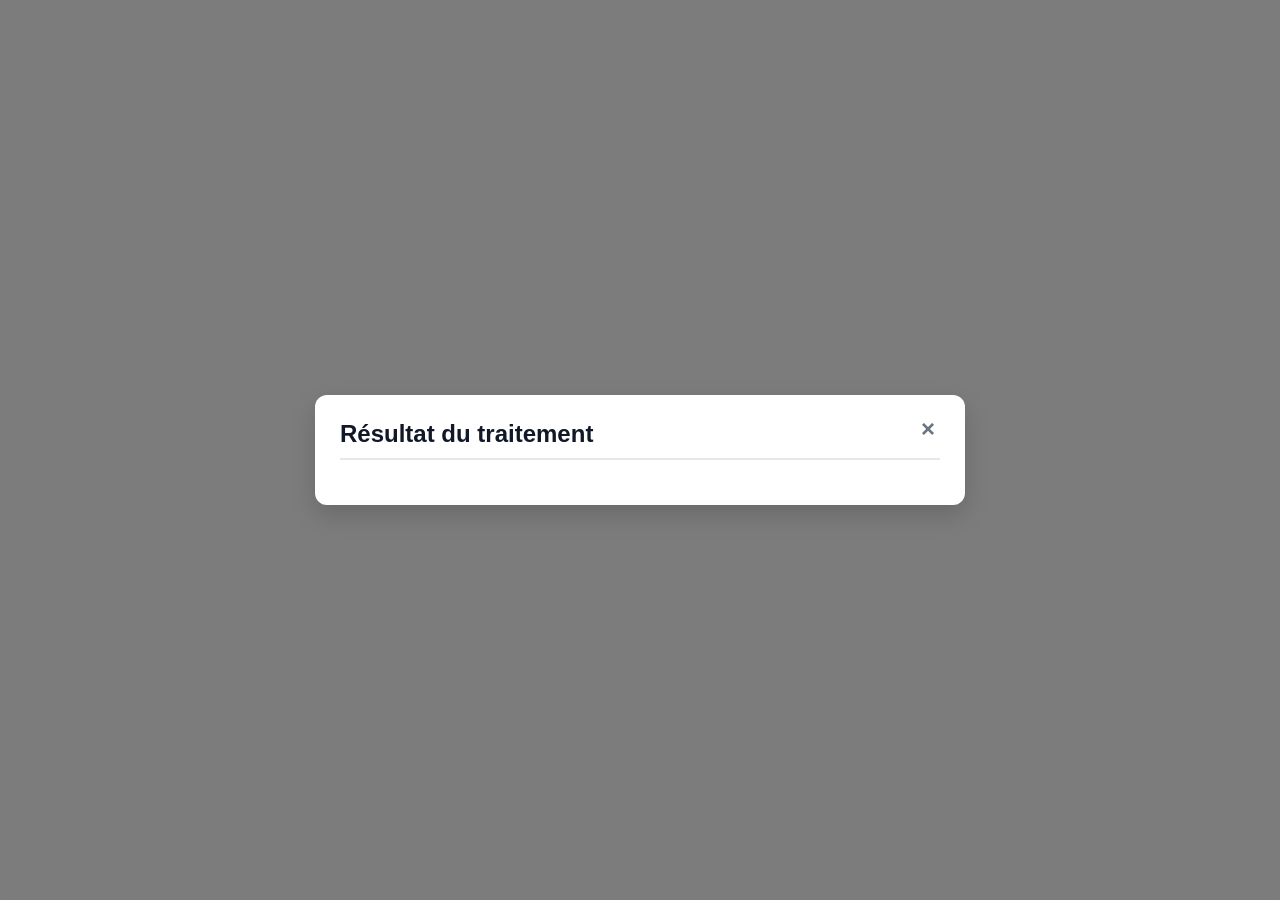
<file: front/popup.html>
<!DOCTYPE html>
<html lang="fr">

<head>
    <meta charset="UTF-8">
    <meta name="viewport" content="width=device-width, initial-scale=1.0">
    <title>Résultat du traitement d'image</title>
    <style>
        body {
            font-family: -apple-system, BlinkMacSystemFont, 'Segoe UI', Roboto, Oxygen, Ubuntu, Cantarell, sans-serif;
            margin: 0;
            padding: 0;
            background-color: #f8f9fa;
        }

        .popup {
            position: fixed;
            top: 50%;
            left: 50%;
            transform: translate(-50%, -50%);
            background: white;
            padding: 25px;
            border-radius: 12px;
            box-shadow: 0 10px 25px rgba(0, 0, 0, 0.15);
            z-index: 1000;
            width: 90%;
            max-width: 600px;
            max-height: 90vh;
            overflow-y: auto;
        }

        .overlay {
            position: fixed;
            top: 0;
            left: 0;
            right: 0;
            bottom: 0;
            background: rgba(0, 0, 0, 0.5);
            z-index: 999;
            backdrop-filter: blur(3px);
        }

        .close-btn {
            position: absolute;
            top: 15px;
            right: 20px;
            font-size: 24px;
            font-weight: bold;
            color: #6b7280;
            cursor: pointer;
            background: none;
            border: none;
            padding: 5px 10px;
        }

        .close-btn:hover {
            color: #1f2937;
        }

        h2 {
            margin-top: 0;
            color: #111827;
            border-bottom: 2px solid #e5e7eb;
            padding-bottom: 10px;
            margin-bottom: 20px;
        }

        .result-image {
            max-width: 100%;
            max-height: 300px;
            display: block;
            margin: 15px auto;
            border-radius: 8px;
            box-shadow: 0 4px 6px rgba(0, 0, 0, 0.1);
        }

        .success-message {
            color: #065f46;
            background-color: #d1fae5;
            padding: 12px 15px;
            border-radius: 6px;
            margin-bottom: 20px;
            font-weight: 500;
        }

        .error-message {
            color: #991b1b;
            background-color: #fee2e2;
            padding: 12px 15px;
            border-radius: 6px;
            margin-bottom: 20px;
            font-weight: 500;
        }

        .processing-steps {
            margin: 20px 0;
            padding: 0;
        }

        .processing-steps h3 {
            margin-bottom: 10px;
            color: #374151;
            font-size: 16px;
        }

        .step-list {
            list-style-type: none;
            padding: 0;
            margin: 0;
        }

        .step-item {
            padding: 8px 0 8px 25px;
            position: relative;
            color: #4b5563;
            border-bottom: 1px solid #e5e7eb;
        }

        .step-item:before {
            content: "✓";
            position: absolute;
            left: 0;
            color: #10b981;
            font-weight: bold;
        }

        .step-item:last-child {
            border-bottom: none;
        }

        .btn {
            display: inline-block;
            background-color: #3b82f6;
            color: white;
            padding: 10px 20px;
            border-radius: 6px;
            text-decoration: none;
            font-weight: 500;
            margin-top: 15px;
            border: none;
            cursor: pointer;
            font-size: 14px;
            transition: background-color 0.2s;
        }

        .btn:hover {
            background-color: #2563eb;
        }

        .btn-close {
            background-color: #f3f4f6;
            color: #4b5563;
            margin-left: 10px;
        }

        .btn-close:hover {
            background-color: #e5e7eb;
        }

        .button-group {
            margin-top: 20px;
            display: flex;
            gap: 10px;
        }
    </style>
</head>

<body>
    <div class="popup">
        <button class="close-btn" onclick="closePopup()">&times;</button>
        <h2>Résultat du traitement</h2>
        <div id="popup-content">
            <!-- Le contenu sera inséré ici par JavaScript -->
        </div>
    </div>
    <div class="overlay" onclick="closePopup()"></div>

    <script>
        function closePopup() {
            window.close();
        }

        // Fonction pour afficher le popup avec les résultats
        function showResult(result) {
            const popup = document.querySelector('.popup');
            const overlay = document.querySelector('.overlay');
            const content = document.getElementById('popup-content');

            if (result.success) {
                let stepsHtml = '';
                if (result.processingSteps && result.processingSteps.length > 0) {
                    stepsHtml = `
                        <div class="processing-steps">
                            <h3>Étapes de traitement effectuées :</h3>
                            <ul class="step-list">
                                ${result.processingSteps.map((step, index) =>
                        `<li class="step-item">${step}</li>`
                    ).join('')}
                            </ul>
                        </div>`;
                }

                let imageHtml = '';
                if (result.imageUrl) {
                    // Ajouter un timestamp pour éviter le cache
                    const timestamp = new Date().getTime();
                    const imageUrl = result.imageUrl + (result.imageUrl.includes('?') ? '&' : '?') + 't=' + timestamp;

                    imageHtml = `
                        <div style="text-align: center; margin: 20px 0;">
                            <h3>Image traitée :</h3>
                            <img src="${imageUrl}" class="result-image" alt="Résultat du traitement" 
                                 onerror="this.onerror=null; this.style.display='none';">
                        </div>`;
                }

                content.innerHTML = `
                    <div class="success-message">
                        ${result.message || 'Le traitement de l\'image s\'est déroulé avec succès.'}
                    </div>
                    ${imageHtml}
                    ${stepsHtml}
                    <div class="button-group">
                        <button class="btn" onclick="window.opener.focus(); window.close();">
                            Retour à l'application
                        </button>
                        <button class="btn btn-close" onclick="closePopup()">
                            Fermer
                        </button>
                    </div>`;
            } else {
                content.innerHTML = `
                    <div class="error-message">
                        Erreur lors du traitement : ${result.error || 'Une erreur inconnue est survenue.'}
                    </div>
                    <div class="button-group">
                        <button class="btn" onclick="window.opener.focus(); window.close();">
                            Retour à l'application
                        </button>
                        <button class="btn btn-close" onclick="closePopup()">
                            Fermer
                        </button>
                    </div>`;
            }

            popup.style.display = 'block';
            overlay.style.display = 'block';
        }

        // Gérer les messages de la fenêtre parente
        window.addEventListener('message', function (event) {
            if (event.data && event.data.type === 'showResult') {
                showResult(event.data.result);
            }
        });

        // Fermer la popup avec la touche Échap
        document.addEventListener('keydown', function (event) {
            if (event.key === 'Escape') {
                closePopup();
            }
        });
    </script>
</body>

</html>
</file>
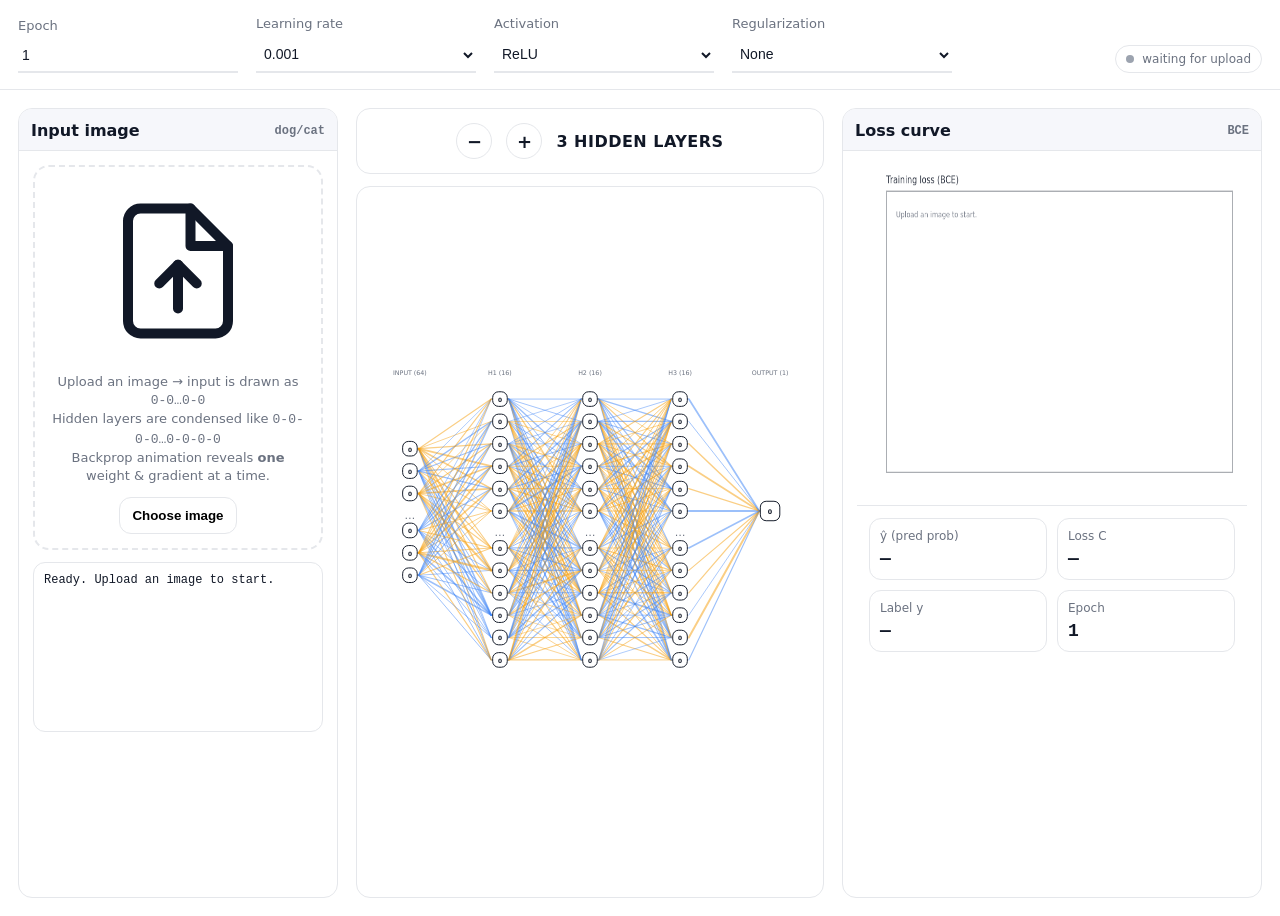
<file: front/test1.html>
<!doctype html>
<html lang="en">

<head>
  <meta charset="utf-8" />
  <meta name="viewport" content="width=device-width,initial-scale=1" />
  <title>Dog/Cat NN Simulator — backprop animation</title>
  <link rel="stylesheet" href="test1.css" />
</head>

<body>

  <div class="topbar">
    <div class="field">
      <label>Epoch</label>
      <input id="epoch" type="number" min="1" value="1" />
    </div>
    <div class="field">
      <label>Learning rate</label>
      <select id="lr">
        <option value="0.00001">0.00001</option>
        <option value="0.0001">0.0001</option>
        <option value="0.001" selected>0.001</option>
        <option value="0.01">0.01</option>
        <option value="0.1">0.1</option>
      </select>
    </div>
    <div class="field">
      <label>Activation</label>
      <select id="act">
        <option value="relu" selected>ReLU</option>
        <option value="tanh">tanh</option>
      </select>
    </div>
    <div class="field">
      <label>Regularization</label>
      <select id="reg">
        <option value="none" selected>None</option>
        <option value="l2">L2 (demo)</option>
      </select>
    </div>

    <div class="statusPill">
      <span class="dot" id="statusDot"></span>
      <span id="statusText">waiting for upload</span>
    </div>

    
  </div>

  <div class="main">

    <!-- LEFT -->
    <div class="panel">
      <div class="panelHeader">
        <span>Input image</span><span class="mono" style="font-size:12px;color:var(--muted)">dog/cat</span>
      </div>
      <div class="panelBody">
        <div class="uploadBox" id="dropZone">
          <div class="uploadIcon">
            <svg viewBox="0 0 24 24" fill="none" stroke="#111827" stroke-width="1.6" stroke-linecap="round"
              stroke-linejoin="round">
              <path d="M14 2H6a2 2 0 0 0-2 2v16a2 2 0 0 0 2 2h12a2 2 0 0 0 2-2V8z" />
              <path d="M14 2v6h6" />
              <path d="M12 18V11" />
              <path d="M9 14l3-3 3 3" />
            </svg>
          </div>

          <div class="hint">
            Upload an image → input is drawn as <span class="mono">0-0…0-0</span><br />
            Hidden layers are condensed like <span class="mono">0-0-0-0…0-0-0-0</span><br />
            Backprop animation reveals <b>one</b> weight & gradient at a time.
          </div>

          <input id="file" type="file" accept="image/*" style="display:none" />
          <button id="btnChoose"
            style="border:1px solid var(--border);border-radius:12px;padding:10px 12px;font-weight:900;cursor:pointer;background:#fff;">
            Choose image
          </button>

          <div id="preview" class="preview">
            <img id="previewImg" alt="Aperçu de l'image">
          </div>

          <!-- Conteneur de résultats intégré -->
          <div id="result-container" class="result-container" style="display: none;">
            <div class="result-overlay"></div>
            <div class="result-popup">
              <span class="close-btn" onclick="closeResult()">&times;</span>
              <h2>Résultat du traitement</h2>
              <div id="popup-content"></div>
            </div>
          </div>

        </div>

        <div class="log mono" id="log"></div>
      </div>
    </div>

    <!-- MIDDLE -->
    <div class="centerWrap">
      <div class="layerBanner">
        <div class="btn" id="btnRem">−</div>
        <div class="btn" id="btnAdd">+</div>
        <div class="count"><span id="layerCount">3</span> HIDDEN LAYERS</div>

        <div class="controls hiddenControls">
          <span class="mono">showK</span>
          <input id="showK" type="number" min="2" value="6" />

          <span class="mono">new size</span>
          <input id="newSize" type="number" min="1" value="16" style="width:80px" />

          <span class="mono">input K</span>
          <input id="inK" type="number" min="1" value="3" style="width:60px" />
        </div>
      </div>

      <div class="networkStage">
        <svg id="svg" viewBox="0 0 900 620" preserveAspectRatio="xMidYMid meet"></svg>
      </div>
    </div>

    <!-- RIGHT -->
    <div class="panel">
      <div class="panelHeader">
        <span>Loss curve</span><span class="mono" style="font-size:12px;color:var(--muted)">BCE</span>
      </div>
      <div class="panelBody">
        <div class="chartWrap"><canvas id="chart" width="800" height="520"></canvas></div>

        <div class="rightStats">
          <div class="stat">
            <div class="k">ŷ (pred prob)</div>
            <div class="v mono" id="yhat">—</div>
          </div>
          <div class="stat">
            <div class="k">Loss C</div>
            <div class="v mono" id="loss">—</div>
          </div>
          <div class="stat">
            <div class="k">Label y</div>
            <div class="v mono" id="labelY">—</div>
          </div>
          <div class="stat">
            <div class="k">Epoch</div>
            <div class="v mono" id="epochView">1</div>
          </div>
        </div>
      </div>
    </div>

  </div>

  <div id="tooltip"></div>
  <script src="test1.js"></script>
</body>

</html>
</file>
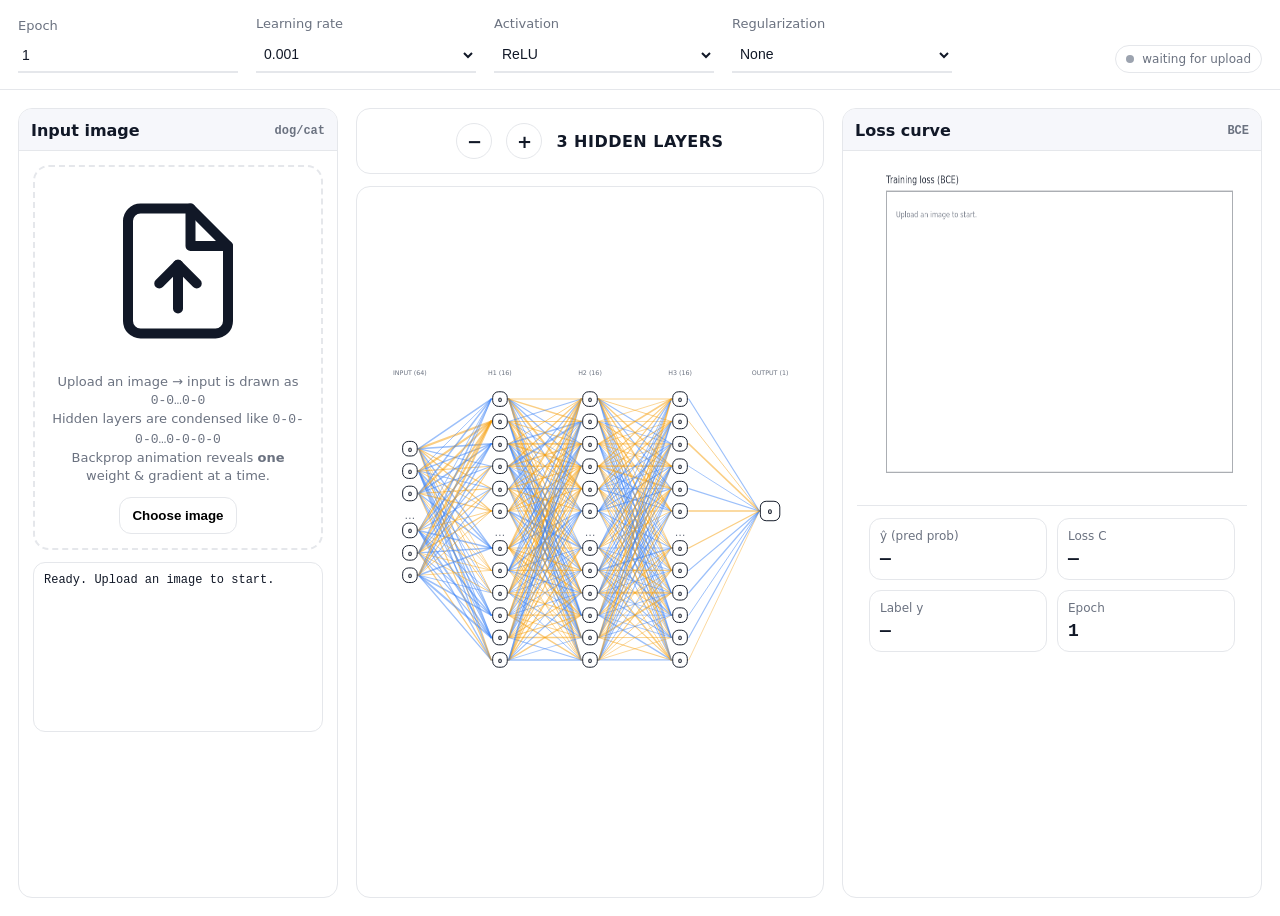
<file: front_dev/test1.html>
<!doctype html>
<html lang="en">
<head>
  <meta charset="utf-8"/>
  <meta name="viewport" content="width=device-width,initial-scale=1"/>
  <title>Dog/Cat NN Simulator — backprop animation</title>
  <link rel="stylesheet" href="test1.css"/>
</head>
<body>

<div class="topbar">
  <div class="field">
    <label>Epoch</label>
    <input id="epoch" type="number" min="1" value="1"/>
  </div>
  <div class="field">
    <label>Learning rate</label>
    <select id="lr">
      <option value="0.00001">0.00001</option>
      <option value="0.0001">0.0001</option>
      <option value="0.001" selected>0.001</option>
      <option value="0.01">0.01</option>
      <option value="0.1">0.1</option>
    </select>
  </div>
  <div class="field">
    <label>Activation</label>
    <select id="act">
      <option value="relu" selected>ReLU</option>
      <option value="tanh">tanh</option>
    </select>
  </div>
  <div class="field">
    <label>Regularization</label>
    <select id="reg">
      <option value="none" selected>None</option>
      <option value="l2">L2 (demo)</option>
    </select>
  </div>

  <div class="statusPill">
    <span class="dot" id="statusDot"></span>
    <span id="statusText">waiting for upload</span>
  </div>
</div>

<div class="main">

  <!-- LEFT -->
  <div class="panel">
    <div class="panelHeader">
      <span>Input image</span><span class="mono" style="font-size:12px;color:var(--muted)">dog/cat</span>
    </div>
    <div class="panelBody">
      <div class="uploadBox" id="dropZone">
        <div class="uploadIcon">
          <svg viewBox="0 0 24 24" fill="none" stroke="#111827" stroke-width="1.6" stroke-linecap="round" stroke-linejoin="round">
            <path d="M14 2H6a2 2 0 0 0-2 2v16a2 2 0 0 0 2 2h12a2 2 0 0 0 2-2V8z"/>
            <path d="M14 2v6h6"/>
            <path d="M12 18V11"/>
            <path d="M9 14l3-3 3 3"/>
          </svg>
        </div>

        <div class="hint">
          Upload an image → input is drawn as <span class="mono">0-0…0-0</span><br/>
          Hidden layers are condensed like <span class="mono">0-0-0-0…0-0-0-0</span><br/>
          Backprop animation reveals <b>one</b> weight & gradient at a time.
        </div>

        <input id="file" type="file" accept="image/*" style="display:none"/>
        <button id="btnChoose" style="border:1px solid var(--border);border-radius:12px;padding:10px 12px;font-weight:900;cursor:pointer;background:#fff;">
          Choose image
        </button>

        <div class="preview" id="preview">
          <img id="previewImg" alt="preview"/>
        </div>
      </div>

      <div class="log mono" id="log"></div>
    </div>
  </div>

  <!-- MIDDLE -->
  <div class="centerWrap">
    <div class="layerBanner">
      <div class="btn" id="btnRem">−</div>
      <div class="btn" id="btnAdd">+</div>
      <div class="count"><span id="layerCount">3</span> HIDDEN LAYERS</div>

      <div class="controls hiddenControls">
        <span class="mono">showK</span>
        <input id="showK" type="number" min="2" value="6"/>
      
        <span class="mono">new size</span>
        <input id="newSize" type="number" min="1" value="16" style="width:80px"/>

        <span class="mono">input K</span>
        <input id="inK" type="number" min="1" value="3" style="width:60px"/>
      </div>
    </div>

    <div class="networkStage">
      <svg id="svg" viewBox="0 0 900 620" preserveAspectRatio="xMidYMid meet"></svg>
    </div>
  </div>

  <!-- RIGHT -->
  <div class="panel">
    <div class="panelHeader">
      <span>Loss curve</span><span class="mono" style="font-size:12px;color:var(--muted)">BCE</span>
    </div>
    <div class="panelBody">
      <div class="chartWrap"><canvas id="chart" width="800" height="520"></canvas></div>

      <div class="rightStats">
        <div class="stat">
          <div class="k">ŷ (pred prob)</div>
          <div class="v mono" id="yhat">—</div>
        </div>
        <div class="stat">
          <div class="k">Loss C</div>
          <div class="v mono" id="loss">—</div>
        </div>
        <div class="stat">
          <div class="k">Label y</div>
          <div class="v mono" id="labelY">—</div>
        </div>
        <div class="stat">
          <div class="k">Epoch</div>
          <div class="v mono" id="epochView">1</div>
        </div>
      </div>
    </div>
  </div>

</div>

<div id="tooltip"></div>
<script src="test1.js"></script>
</body>
</html>
</file>
<file: front/test1.css>
:root{
      --bg:#ffffff; --panel:#f6f7fb; --border:#e5e7eb; --ink:#111827; --muted:#6b7280;
      --pos: rgba(59,130,246,.55);
      --neg: rgba(245,158,11,.55);
      --glow: rgba(16,185,129,.95);
    }
    *{ box-sizing:border-box; }
    html, body{ width:100%; overflow-x:hidden; }
    body{ margin:0; background:var(--bg); color:var(--ink); font-family:system-ui,-apple-system,Segoe UI,Roboto,Arial,sans-serif; }

    .topbar{
      display:flex; gap:18px; align-items:flex-end; justify-content:space-between;
      padding:16px 18px; border-bottom:1px solid var(--border); background:#fff;
    }
    .field{ min-width:220px; display:flex; flex-direction:column; gap:6px; color:var(--muted); font-size:13px; }
    .field input, .field select{
      border:none; outline:none; border-bottom:2px solid var(--border);
      padding:8px 4px; font-size:14px; color:var(--ink); background:transparent;
    }
    .statusPill{
      margin-left:auto; border:1px solid var(--border); border-radius:999px;
      padding:6px 10px; font-size:12px; color:var(--muted);
      display:flex; align-items:center; gap:8px; white-space:nowrap;
    }
    .dot{ width:8px; height:8px; border-radius:50%; background:#9ca3af; }
    .dot.playing{ background: var(--glow); }

    .main{
      width:100%;
      max-width:100vw;
      overflow-x:hidden;
      display:grid;
      grid-template-columns: 320px minmax(0, 1fr) 420px;
      gap:18px;
      padding:18px;
      align-items:stretch;
      height: calc(100vh - 74px);
    }

    .panel{
      border:1px solid var(--border); border-radius:14px; background:#fff;
      overflow:hidden; display:flex; flex-direction:column; min-height:0;
      min-width:0;
    }
    .panelHeader{
      padding:12px 12px 10px; background:var(--panel);
      border-bottom:1px solid var(--border); display:flex; align-items:center; justify-content:space-between; gap:10px;
      font-weight:800;
    }
    .panelBody{ padding:14px; min-height:0; overflow:auto; min-width:0; }

    .uploadBox{
      border:2px dashed var(--border); border-radius:16px; padding:14px;
      display:flex; flex-direction:column; gap:12px; align-items:center; justify-content:center;
      min-height: 360px; background:#fff;
    }
    .uploadIcon{ width:180px; height:180px; display:flex; align-items:center; justify-content:center; border-radius:20px; background:#fff; }
    .uploadIcon svg{ width:150px; height:150px; }
    .hint{ color:var(--muted); font-size:13px; text-align:center; line-height:1.4; }
    .preview{ width:100%; border-radius:14px; border:1px solid var(--border); overflow:hidden; display:none; }
    .preview img{ width:100%; display:block; }
    .log{ margin-top:12px; border:1px solid var(--border); border-radius:12px; padding:10px; height: 170px; overflow:auto; font-size:12px; background:#fff; }
    .mono{ font-family: ui-monospace, SFMono-Regular, Menlo, Monaco, Consolas, "Liberation Mono", monospace; }

    .centerWrap{ height:100%; display:flex; flex-direction:column; gap:12px; min-height:0; min-width:0; }
    .layerBanner{
      border:1px solid var(--border); border-radius:14px; background:#fff;
      padding:14px; display:flex; align-items:center; justify-content:center; gap:14px; user-select:none;
      min-width:0;
    }
    .layerBanner .btn{
      width:36px; height:36px; display:flex; align-items:center; justify-content:center;
      border-radius:50%; border:1px solid var(--border); background:#fff; font-weight:900; font-size:18px; cursor:pointer;
      flex:0 0 auto;
    }
    .layerBanner .count{ font-weight:900; letter-spacing:.03em; white-space:nowrap; }
    .layerBanner .controls{
      margin-left:auto; display:flex; gap:10px; align-items:center; color:var(--muted); font-size:12px; min-width:0;
      flex-wrap:wrap;
    }
    .layerBanner input{
      width:70px; border:1px solid var(--border); border-radius:8px; padding:6px 8px; font-size:12px;
    }

    .networkStage{
      flex:1;
      border:1px solid var(--border);
      border-radius:14px;
      overflow-x:hidden;
      overflow-y:auto;
      background:#fff;
      min-height:0;
      padding:14px;
      min-width:0;
    }

    svg{
      display:block;
      width:100%;
      height:620px;
    }

    canvas{ width:100%; height:100%; display:block; }
    .chartWrap{ height: 340px; }
    .rightStats{
      display:grid; grid-template-columns: 1fr 1fr; gap:10px;
      padding:12px; border-top:1px solid var(--border); background:#fff;
    }
    .stat{ border:1px solid var(--border); border-radius:12px; padding:10px; }
    .stat .k{ font-size:12px; color:var(--muted); }
    .stat .v{ margin-top:6px; font-weight:900; font-size:18px; }

    /* tooltip for hover after animation */
    #tooltip{
      position:fixed; display:none; z-index:9999;
      background: rgba(17,24,39,.95); color:#fff;
      padding:10px 12px; border-radius:12px; font-size:12px; max-width:360px;
      pointer-events:none; white-space:pre-wrap; box-shadow: 0 10px 30px rgba(0,0,0,.25);
    }

    @media (max-width: 1200px){
      .main{ grid-template-columns: 320px minmax(0,1fr); }
      .main > .panel:last-child{ grid-column: 1 / -1; }
    }
    @media (max-width: 900px){
      .main{ grid-template-columns: 1fr; height:auto; }
    }
    .hiddenControls{
  display:none !important;
}
</file>
<file: front_dev/test1.css>
:root{
      --bg:#ffffff; --panel:#f6f7fb; --border:#e5e7eb; --ink:#111827; --muted:#6b7280;
      --pos: rgba(59,130,246,.55);
      --neg: rgba(245,158,11,.55);
      --glow: rgba(16,185,129,.95);
    }
    *{ box-sizing:border-box; }
    html, body{ width:100%; overflow-x:hidden; }
    body{ margin:0; background:var(--bg); color:var(--ink); font-family:system-ui,-apple-system,Segoe UI,Roboto,Arial,sans-serif; }

    .topbar{
      display:flex; gap:18px; align-items:flex-end; justify-content:space-between;
      padding:16px 18px; border-bottom:1px solid var(--border); background:#fff;
    }
    .field{ min-width:220px; display:flex; flex-direction:column; gap:6px; color:var(--muted); font-size:13px; }
    .field input, .field select{
      border:none; outline:none; border-bottom:2px solid var(--border);
      padding:8px 4px; font-size:14px; color:var(--ink); background:transparent;
    }
    .statusPill{
      margin-left:auto; border:1px solid var(--border); border-radius:999px;
      padding:6px 10px; font-size:12px; color:var(--muted);
      display:flex; align-items:center; gap:8px; white-space:nowrap;
    }
    .dot{ width:8px; height:8px; border-radius:50%; background:#9ca3af; }
    .dot.playing{ background: var(--glow); }

    .main{
      width:100%;
      max-width:100vw;
      overflow-x:hidden;
      display:grid;
      grid-template-columns: 320px minmax(0, 1fr) 420px;
      gap:18px;
      padding:18px;
      align-items:stretch;
      height: calc(100vh - 74px);
    }

    .panel{
      border:1px solid var(--border); border-radius:14px; background:#fff;
      overflow:hidden; display:flex; flex-direction:column; min-height:0;
      min-width:0;
    }
    .panelHeader{
      padding:12px 12px 10px; background:var(--panel);
      border-bottom:1px solid var(--border); display:flex; align-items:center; justify-content:space-between; gap:10px;
      font-weight:800;
    }
    .panelBody{ padding:14px; min-height:0; overflow:auto; min-width:0; }

    .uploadBox{
      border:2px dashed var(--border); border-radius:16px; padding:14px;
      display:flex; flex-direction:column; gap:12px; align-items:center; justify-content:center;
      min-height: 360px; background:#fff;
    }
    .uploadIcon{ width:180px; height:180px; display:flex; align-items:center; justify-content:center; border-radius:20px; background:#fff; }
    .uploadIcon svg{ width:150px; height:150px; }
    .hint{ color:var(--muted); font-size:13px; text-align:center; line-height:1.4; }
    .preview{ width:100%; border-radius:14px; border:1px solid var(--border); overflow:hidden; display:none; }
    .preview img{ width:100%; display:block; }
    .log{ margin-top:12px; border:1px solid var(--border); border-radius:12px; padding:10px; height: 170px; overflow:auto; font-size:12px; background:#fff; }
    .mono{ font-family: ui-monospace, SFMono-Regular, Menlo, Monaco, Consolas, "Liberation Mono", monospace; }

    .centerWrap{ height:100%; display:flex; flex-direction:column; gap:12px; min-height:0; min-width:0; }
    .layerBanner{
      border:1px solid var(--border); border-radius:14px; background:#fff;
      padding:14px; display:flex; align-items:center; justify-content:center; gap:14px; user-select:none;
      min-width:0;
    }
    .layerBanner .btn{
      width:36px; height:36px; display:flex; align-items:center; justify-content:center;
      border-radius:50%; border:1px solid var(--border); background:#fff; font-weight:900; font-size:18px; cursor:pointer;
      flex:0 0 auto;
    }
    .layerBanner .count{ font-weight:900; letter-spacing:.03em; white-space:nowrap; }
    .layerBanner .controls{
      margin-left:auto; display:flex; gap:10px; align-items:center; color:var(--muted); font-size:12px; min-width:0;
      flex-wrap:wrap;
    }
    .layerBanner input{
      width:70px; border:1px solid var(--border); border-radius:8px; padding:6px 8px; font-size:12px;
    }

    .networkStage{
      flex:1;
      border:1px solid var(--border);
      border-radius:14px;
      overflow-x:hidden;
      overflow-y:auto;
      background:#fff;
      min-height:0;
      padding:14px;
      min-width:0;
    }

    svg{
      display:block;
      width:100%;
      height:620px;
    }

    canvas{ width:100%; height:100%; display:block; }
    .chartWrap{ height: 340px; }
    .rightStats{
      display:grid; grid-template-columns: 1fr 1fr; gap:10px;
      padding:12px; border-top:1px solid var(--border); background:#fff;
    }
    .stat{ border:1px solid var(--border); border-radius:12px; padding:10px; }
    .stat .k{ font-size:12px; color:var(--muted); }
    .stat .v{ margin-top:6px; font-weight:900; font-size:18px; }

    /* tooltip for hover after animation */
    #tooltip{
      position:fixed; display:none; z-index:9999;
      background: rgba(17,24,39,.95); color:#fff;
      padding:10px 12px; border-radius:12px; font-size:12px; max-width:360px;
      pointer-events:none; white-space:pre-wrap; box-shadow: 0 10px 30px rgba(0,0,0,.25);
    }

    @media (max-width: 1200px){
      .main{ grid-template-columns: 320px minmax(0,1fr); }
      .main > .panel:last-child{ grid-column: 1 / -1; }
    }
    @media (max-width: 900px){
      .main{ grid-template-columns: 1fr; height:auto; }
    }
    .hiddenControls{
  display:none !important;
}
</file>
